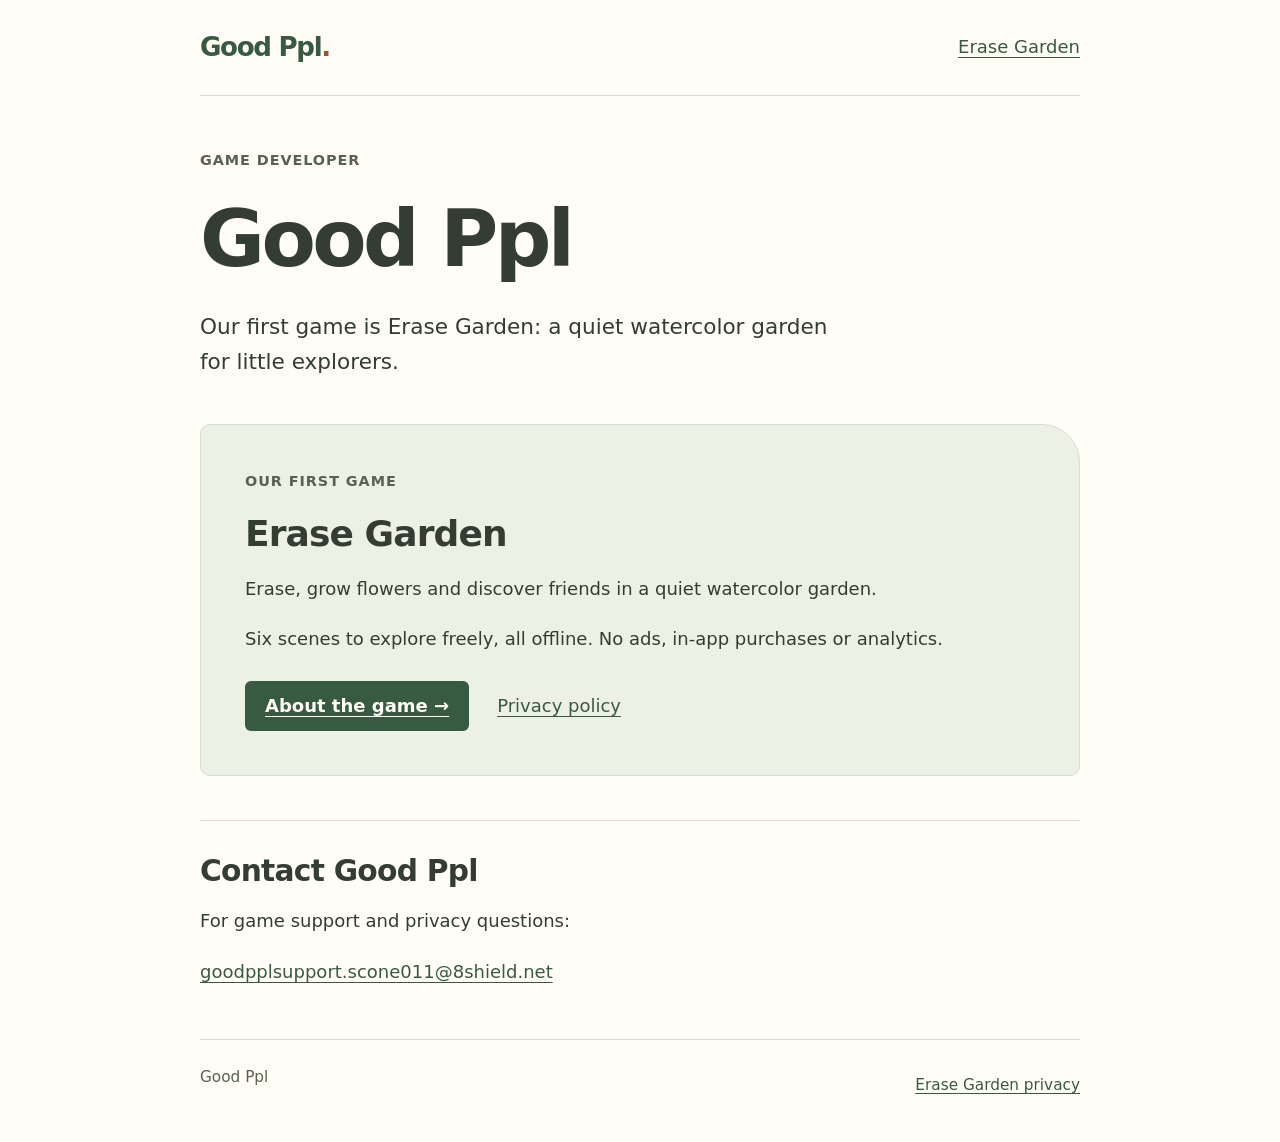
<file: index.html>
<!doctype html>
<html lang="en">
<head>
  <meta charset="utf-8">
  <meta name="viewport" content="width=device-width, initial-scale=1">
  <meta name="description" content="Good Ppl develops Erase Garden. Games, support and privacy information.">
  <title>Good Ppl — games and support</title>
  <link rel="stylesheet" href="/assets/style.css">
</head>
<body>
  <a class="skip-link" href="#main">Skip to content</a>
  <header class="site-header">
    <a class="brand" href="/" aria-current="page">Good Ppl<span class="brand-dot" aria-hidden="true">.</span></a>
    <nav aria-label="Main navigation"><a href="/erase-garden/">Erase Garden</a></nav>
  </header>
  <main id="main">
    <section class="intro" aria-labelledby="welcome">
      <p class="eyebrow">Game developer</p>
      <h1 id="welcome">Good Ppl</h1>
      <p class="lead">Our first game is Erase Garden: a quiet watercolor garden for little explorers.</p>
    </section>
    <section class="game-card" aria-labelledby="first-game">
      <p class="eyebrow">Our first game</p>
      <h2 id="first-game">Erase Garden</h2>
      <p>Erase, grow flowers and discover friends in a quiet watercolor garden.</p>
      <p>Six scenes to explore freely, all offline. No ads, in-app purchases or analytics.</p>
      <div class="link-row">
        <a class="primary-link" href="/erase-garden/">About the game <span aria-hidden="true">→</span></a>
        <a href="/erase-garden/privacy/">Privacy policy</a>
      </div>
    </section>
    <section class="contact" aria-labelledby="support">
      <h2 id="support">Contact Good Ppl</h2>
      <p>For game support and privacy questions:</p>
      <p><a class="email" href="mailto:goodpplsupport.scone011@8shield.net">goodpplsupport.scone011@8shield.net</a></p>
    </section>
  </main>
  <footer class="site-footer"><span>Good Ppl</span><a href="/erase-garden/privacy/">Erase Garden privacy</a></footer>
</body>
</html>
</file>
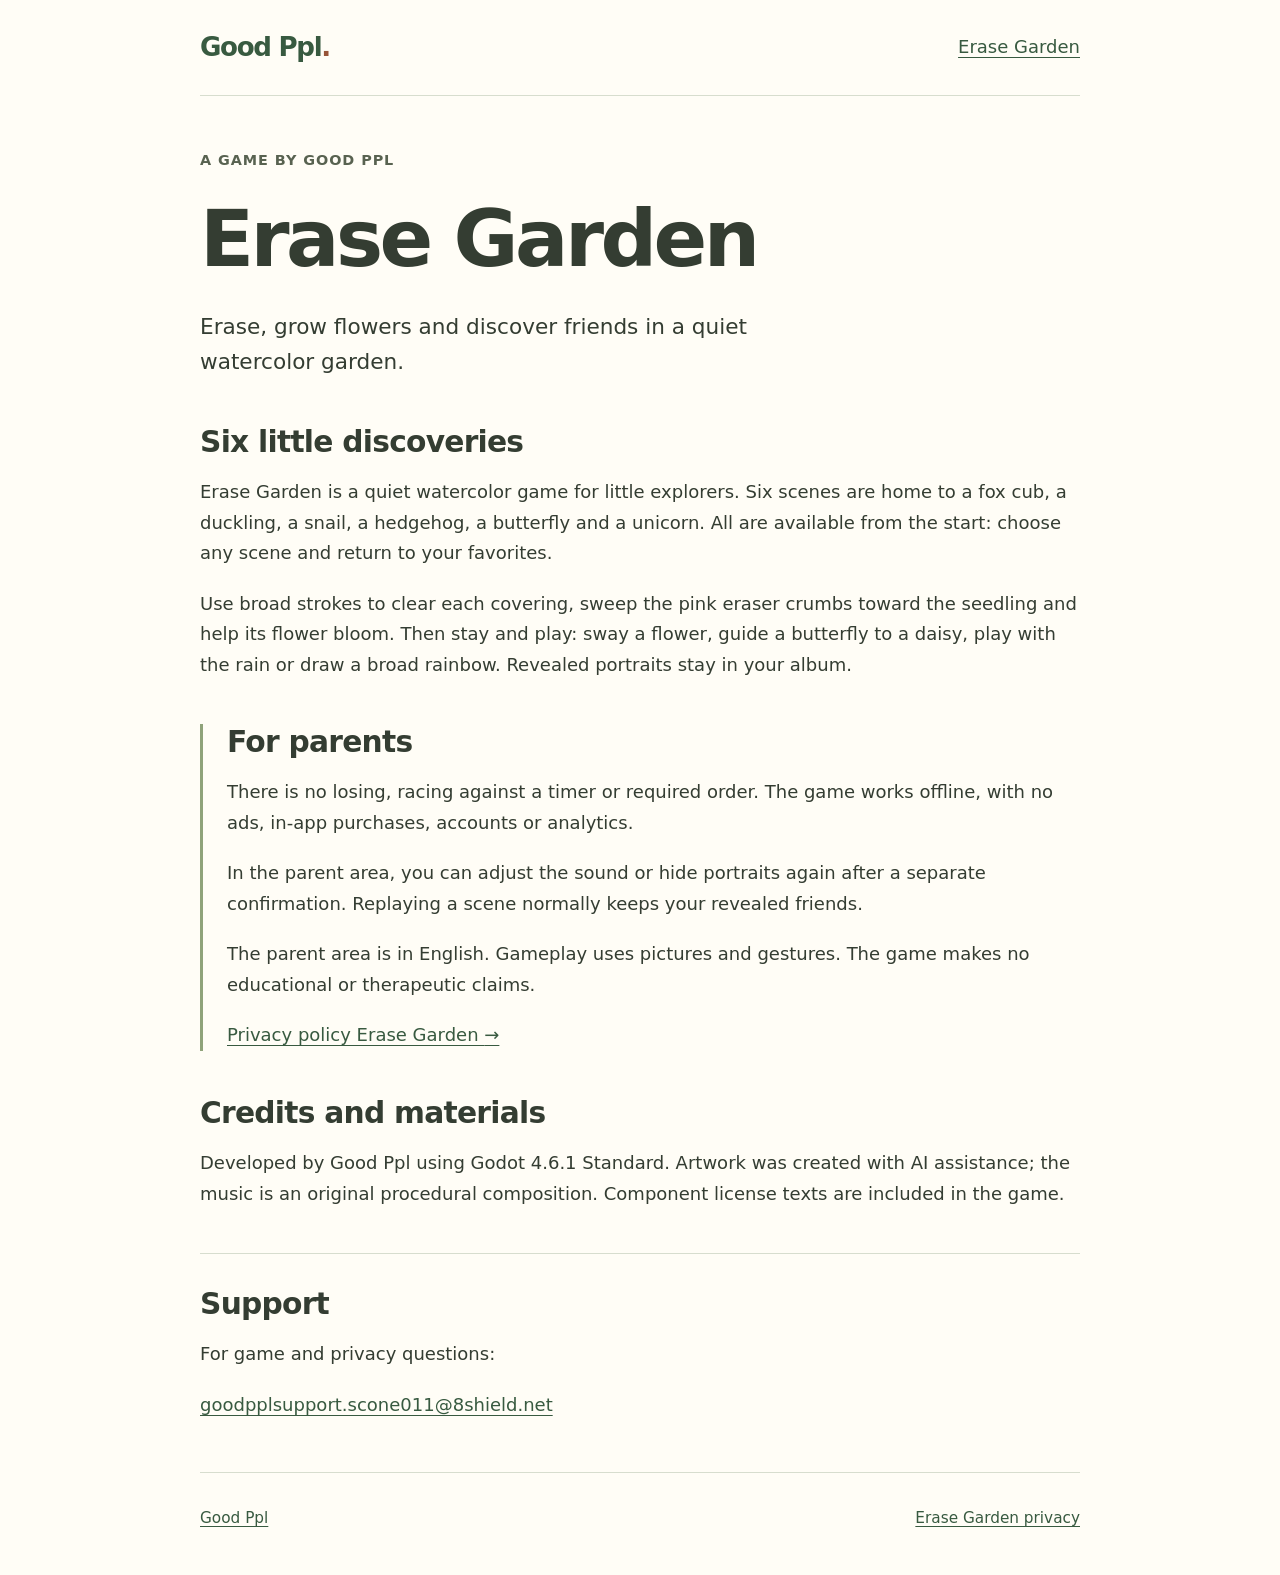
<file: erase-garden/index.html>
<!doctype html>
<html lang="en">
<head>
  <meta charset="utf-8">
  <meta name="viewport" content="width=device-width, initial-scale=1">
  <meta name="description" content="Erase Garden is a quiet offline game by Good Ppl, with six watercolor scenes for little explorers.">
  <title>Erase Garden — Good Ppl</title>
  <link rel="stylesheet" href="/assets/style.css">
</head>
<body>
  <a class="skip-link" href="#main">Skip to content</a>
  <header class="site-header">
    <a class="brand" href="/">Good Ppl<span class="brand-dot" aria-hidden="true">.</span></a>
    <nav aria-label="Main navigation"><a href="/erase-garden/" aria-current="page">Erase Garden</a></nav>
  </header>
  <main id="main">
    <section class="intro" aria-labelledby="game-title">
      <p class="eyebrow">A game by Good Ppl</p>
      <h1 id="game-title">Erase Garden</h1>
      <p class="lead">Erase, grow flowers and discover friends in a quiet watercolor garden.</p>
    </section>
    <section aria-labelledby="about">
      <h2 id="about">Six little discoveries</h2>
      <p>Erase Garden is a quiet watercolor game for little explorers. Six scenes are home to a fox cub, a duckling, a snail, a hedgehog, a butterfly and a unicorn. All are available from the start: choose any scene and return to your favorites.</p>
      <p>Use broad strokes to clear each covering, sweep the pink eraser crumbs toward the seedling and help its flower bloom. Then stay and play: sway a flower, guide a butterfly to a daisy, play with the rain or draw a broad rainbow. Revealed portraits stay in your album.</p>
    </section>
    <section class="note" aria-labelledby="for-adults">
      <h2 id="for-adults">For parents</h2>
      <p>There is no losing, racing against a timer or required order. The game works offline, with no ads, in-app purchases, accounts or analytics.</p>
      <p>In the parent area, you can adjust the sound or hide portraits again after a separate confirmation. Replaying a scene normally keeps your revealed friends.</p>
      <p>The parent area is in English. Gameplay uses pictures and gestures. The game makes no educational or therapeutic claims.</p>
      <p><a href="/erase-garden/privacy/">Privacy policy Erase Garden <span aria-hidden="true">→</span></a></p>
    </section>
    <section aria-labelledby="credits">
      <h2 id="credits">Credits and materials</h2>
      <p>Developed by Good Ppl using Godot 4.6.1 Standard. Artwork was created with AI assistance; the music is an original procedural composition. Component license texts are included in the game.</p>
    </section>
    <section class="contact" aria-labelledby="support">
      <h2 id="support">Support</h2>
      <p>For game and privacy questions:</p>
      <p><a class="email" href="mailto:goodpplsupport.scone011@8shield.net">goodpplsupport.scone011@8shield.net</a></p>
    </section>
  </main>
  <footer class="site-footer"><a href="/">Good Ppl</a><a href="/erase-garden/privacy/">Erase Garden privacy</a></footer>
</body>
</html>
</file>
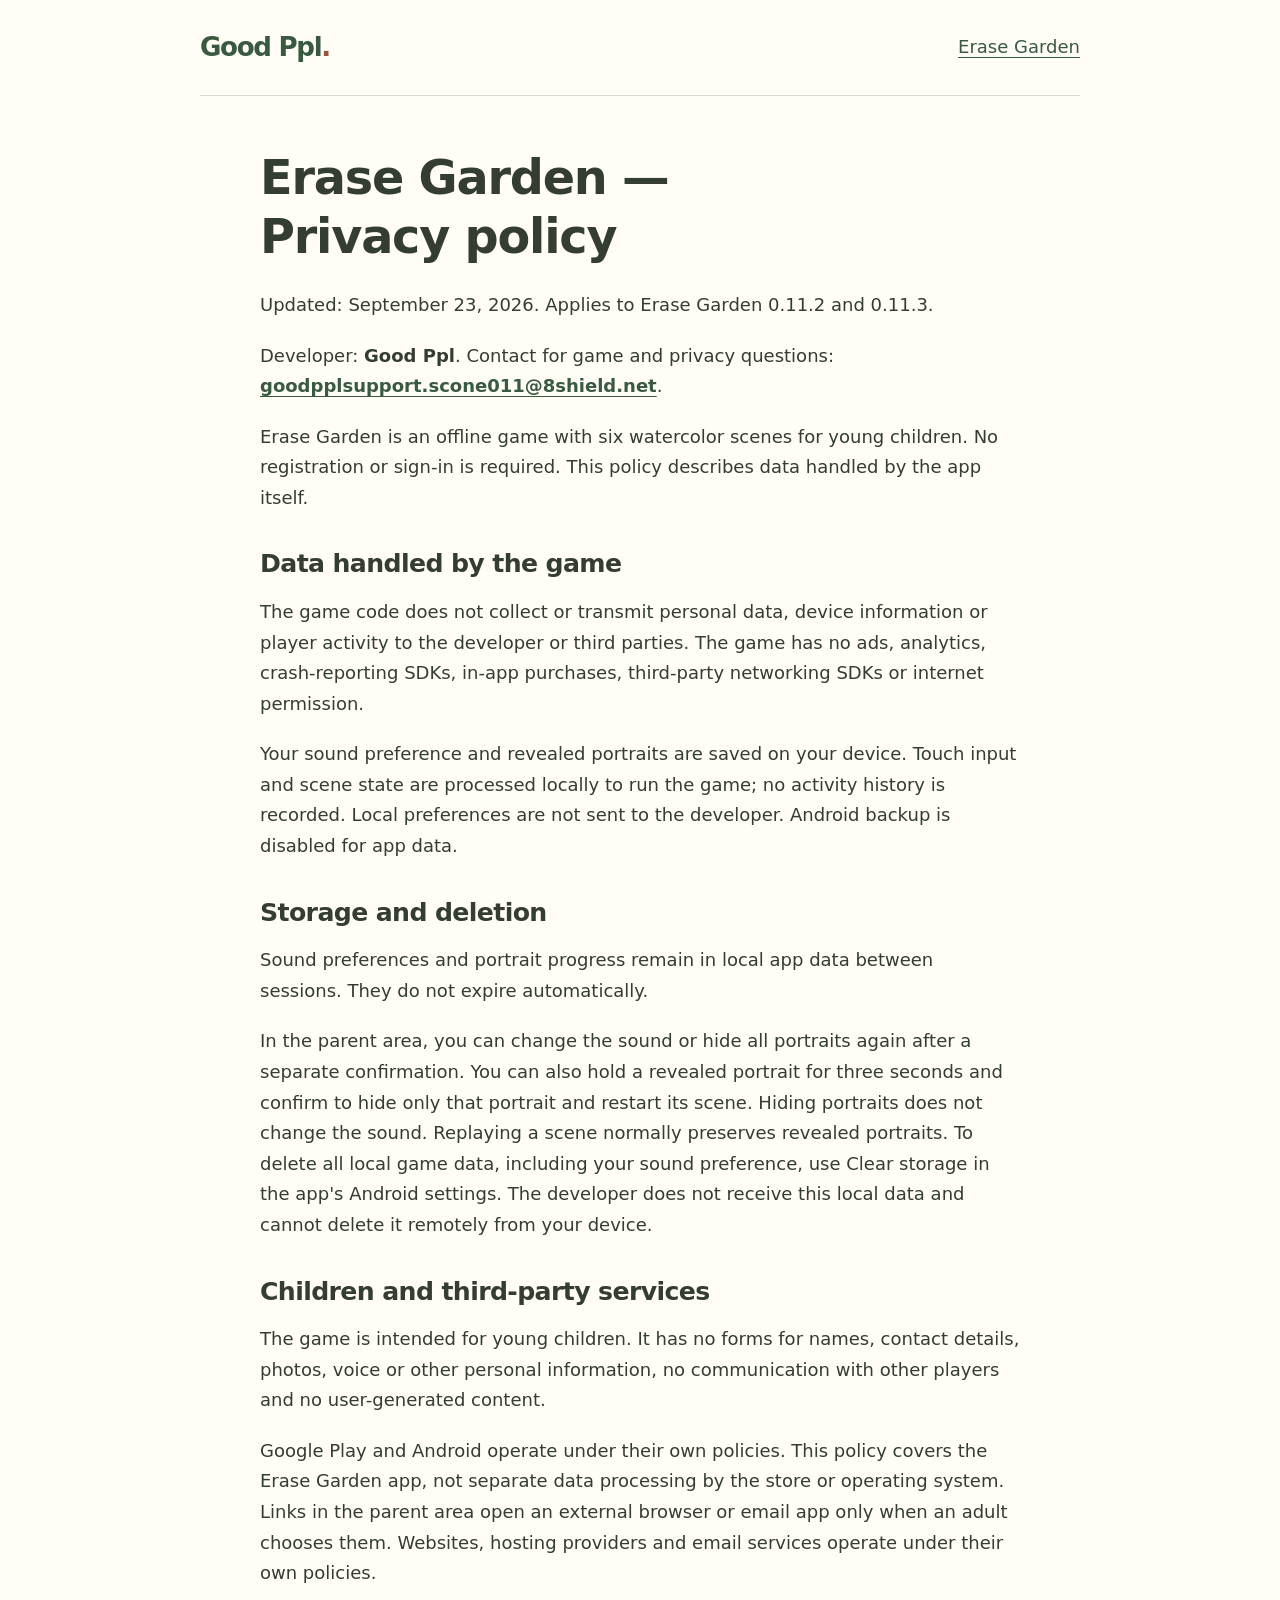
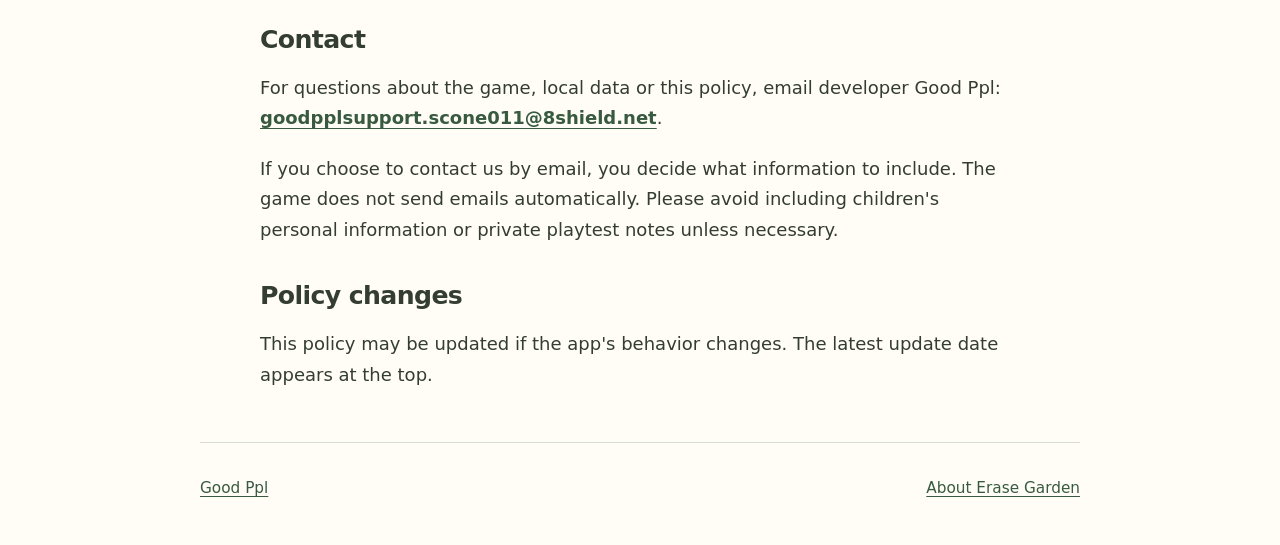
<file: erase-garden/privacy/index.html>
<!doctype html>
<html lang="en">
<head>
  <meta charset="utf-8">
  <meta name="viewport" content="width=device-width, initial-scale=1">
  <meta name="description" content="Erase Garden privacy policy. Local game data, deletion and contact details for developer Good Ppl.">
  <title>Erase Garden — Privacy policy | Good Ppl</title>
  <link rel="stylesheet" href="/assets/style.css">
</head>
<body>
  <a class="skip-link" href="#main">Skip to content</a>
  <header class="site-header">
    <a class="brand" href="/">Good Ppl<span class="brand-dot" aria-hidden="true">.</span></a>
    <nav aria-label="Main navigation"><a href="/erase-garden/">Erase Garden</a></nav>
  </header>
  <main id="main" class="policy">
    <article>
      <h1>Erase Garden — Privacy policy</h1>
      <p>Updated: September 23, 2026. Applies to Erase Garden 0.11.2 and 0.11.3.</p>
      <p>Developer: <strong>Good Ppl</strong>. Contact for game and privacy questions: <strong><a class="email" href="mailto:goodpplsupport.scone011@8shield.net">goodpplsupport.scone011@8shield.net</a></strong>.</p>
      <p>Erase Garden is an offline game with six watercolor scenes for young children. No registration or sign-in is required. This policy describes data handled by the app itself.</p>
      <h2>Data handled by the game</h2>
      <p>The game code does not collect or transmit personal data, device information or player activity to the developer or third parties. The game has no ads, analytics, crash-reporting SDKs, in-app purchases, third-party networking SDKs or internet permission.</p>
      <p>Your sound preference and revealed portraits are saved on your device. Touch input and scene state are processed locally to run the game; no activity history is recorded. Local preferences are not sent to the developer. Android backup is disabled for app data.</p>
      <h2>Storage and deletion</h2>
      <p>Sound preferences and portrait progress remain in local app data between sessions. They do not expire automatically.</p>
      <p>In the parent area, you can change the sound or hide all portraits again after a separate confirmation. You can also hold a revealed portrait for three seconds and confirm to hide only that portrait and restart its scene. Hiding portraits does not change the sound. Replaying a scene normally preserves revealed portraits. To delete all local game data, including your sound preference, use Clear storage in the app's Android settings. The developer does not receive this local data and cannot delete it remotely from your device.</p>
      <h2>Children and third-party services</h2>
      <p>The game is intended for young children. It has no forms for names, contact details, photos, voice or other personal information, no communication with other players and no user-generated content.</p>
      <p>Google Play and Android operate under their own policies. This policy covers the Erase Garden app, not separate data processing by the store or operating system. Links in the parent area open an external browser or email app only when an adult chooses them. Websites, hosting providers and email services operate under their own policies.</p>
      <h2>Contact</h2>
      <p>For questions about the game, local data or this policy, email developer Good Ppl: <strong><a class="email" href="mailto:goodpplsupport.scone011@8shield.net">goodpplsupport.scone011@8shield.net</a></strong>.</p>
      <p>If you choose to contact us by email, you decide what information to include. The game does not send emails automatically. Please avoid including children's personal information or private playtest notes unless necessary.</p>
      <h2>Policy changes</h2>
      <p>This policy may be updated if the app's behavior changes. The latest update date appears at the top.</p>
    </article>
  </main>
  <footer class="site-footer"><a href="/">Good Ppl</a><a href="/erase-garden/">About Erase Garden</a></footer>
</body>
</html>
</file>
<file: assets/style.css>
:root {
  color-scheme: light;
  --paper: #fffdf6;
  --ink: #343d32;
  --green: #385a40;
  --muted: #586250;
  --line: #d7ddce;
  --wash: #edf1e5;
  --clay: #985438;
  font-family: system-ui, -apple-system, BlinkMacSystemFont, "Segoe UI", sans-serif;
  font-size: 18px;
  line-height: 1.7;
  color: var(--ink);
  background: var(--paper);
}

* { box-sizing: border-box; }
body { margin: 0; }
a { color: var(--green); text-underline-offset: 0.2em; text-decoration-thickness: 1px; }
a:hover { text-decoration-thickness: 2px; }
a:focus-visible { outline: 3px solid var(--clay); outline-offset: 5px; border-radius: 2px; }
p { margin: 0 0 1.1rem; }
h1, h2 { line-height: 1.18; font-weight: 650; text-wrap: balance; }
h1 { margin: 0 0 1.3rem; font-size: clamp(2.5rem, 7vw, 4.4rem); letter-spacing: -0.045em; }
h2 { margin: 0 0 1rem; font-size: 1.65rem; letter-spacing: -0.025em; }
main, .site-header, .site-footer { width: min(100% - 48px, 880px); margin-inline: auto; }
.site-header { display: flex; flex-wrap: wrap; align-items: center; justify-content: space-between; gap: 12px 24px; padding-block: 24px; border-bottom: 1px solid var(--line); }
.brand { display: inline-block; font-size: 1.45rem; font-weight: 750; letter-spacing: -0.05em; text-decoration: none; }
.brand-dot { color: var(--clay); }
nav a { display: inline-block; padding-block: 8px; }
main { padding-block: 52px 32px; }
section + section { margin-top: 44px; }
.intro { max-width: 720px; }
.eyebrow { color: var(--muted); font-size: 0.8rem; font-weight: 650; letter-spacing: 0.065em; text-transform: uppercase; }
.lead { font-size: 1.2rem; max-width: 650px; line-height: 1.65; }
.game-card { background: var(--wash); padding: clamp(24px, 5vw, 44px); border: 1px solid var(--line); border-radius: 10px 38px 10px 10px; }
.game-card h2 { font-size: 2rem; }
.link-row { display: flex; flex-wrap: wrap; align-items: center; gap: 18px 28px; margin-top: 26px; }
.primary-link { display: inline-block; border-radius: 6px; background: var(--green); color: var(--paper); padding: 10px 20px; font-weight: 600; }
.note { border-left: 3px solid #8fa37a; padding-left: 24px; }
.contact { border-top: 1px solid var(--line); padding-top: 32px; }
.email { overflow-wrap: anywhere; }
.site-footer { display: flex; flex-wrap: wrap; justify-content: space-between; gap: 12px 24px; border-top: 1px solid var(--line); padding-block: 24px 36px; font-size: 0.85rem; color: var(--muted); }
.site-footer a { padding-block: 8px; }
.policy { max-width: 760px; }
.policy h1 { font-size: clamp(1.55rem, 5vw, 2.65rem); line-height: 1.25; letter-spacing: -0.025em; overflow-wrap: anywhere; hyphens: auto; }
.policy h2 { font-size: 1.4rem; margin-top: 2rem; }
.skip-link { position: absolute; top: 8px; left: 16px; transform: translateY(-200%); padding: 10px 16px; background: var(--paper); z-index: 1; }
.skip-link:focus { transform: translateY(0); }
@media (max-width: 480px) {
  main, .site-header, .site-footer { width: calc(100% - 32px); }
  main { padding-top: 36px; }
  .site-header { padding-block: 16px; }
  .lead { font-size: 1.1rem; }
  .note { padding-left: 16px; }
}
@media print {
  .site-header, .site-footer, .skip-link { display: none; }
  main { width: 100%; padding: 0; }
  :root { color: #000; background: #fff; }
  a { color: inherit; }
}
</file>
